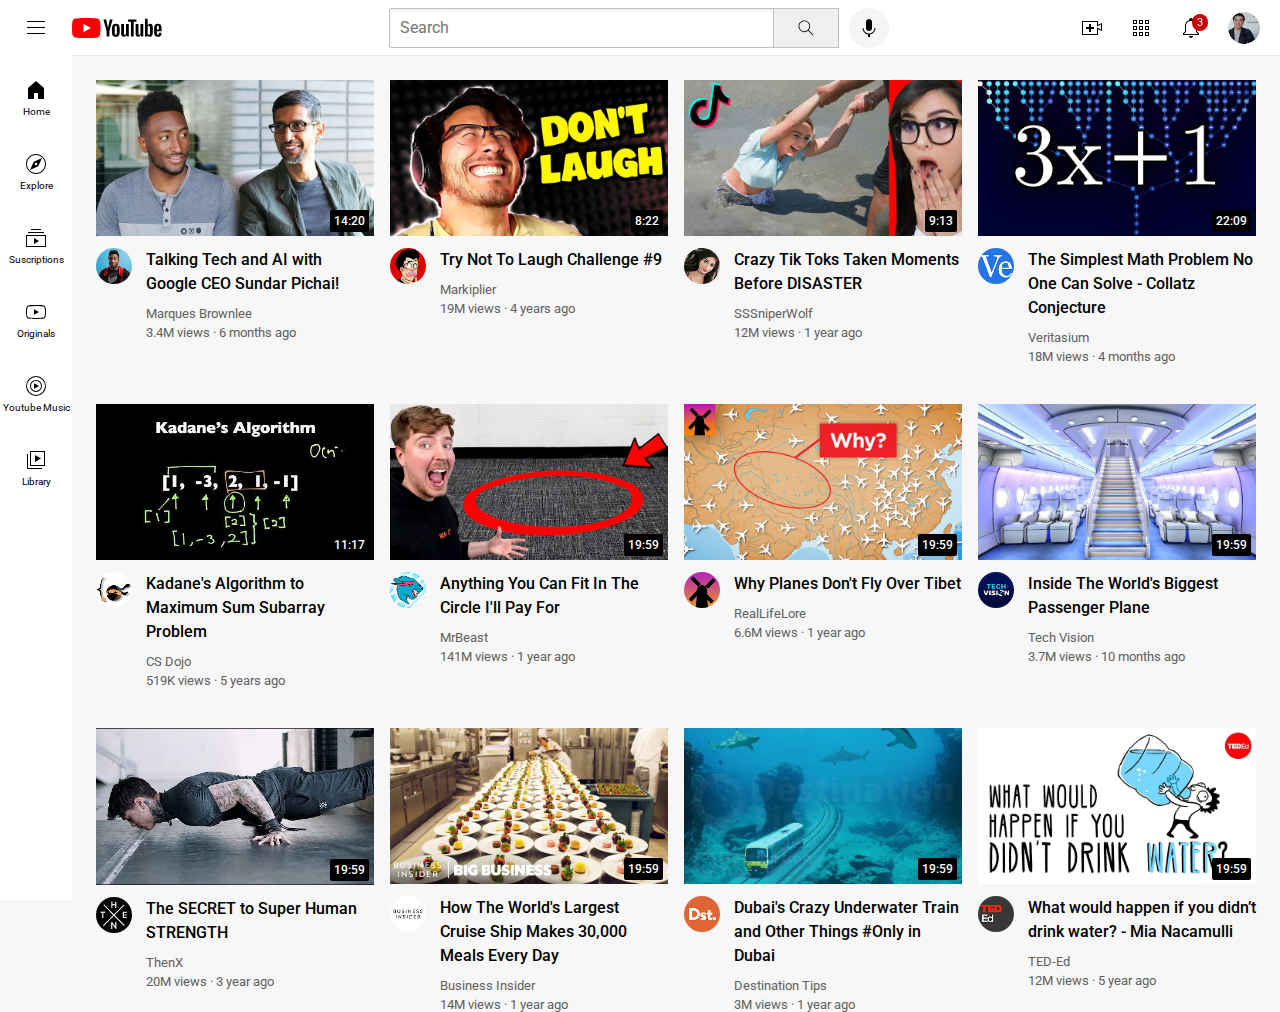
<file: index.html>
<!DOCTYPE html>
<html>

  <head>
    <title>Youtube.com Clone</title>

    <link rel="preconnect" href="https://fonts.googleapis.com">
    <link rel="preconnect" href="https://fonts.gstatic.com" crossorigin>
    <link href="https://fonts.googleapis.com/css2?family=Roboto:ital@0;1&display=swap" rel="stylesheet">

    <link rel="preconnect" href="https://fonts.googleapis.com">
    <link rel="preconnect" href="https://fonts.gstatic.com" crossorigin>
    <link href="https://fonts.googleapis.com/css2?family=Roboto:ital,wght@0,500;1,500&display=swap" rel="stylesheet">

    <link rel="preconnect" href="https://fonts.googleapis.com">
    <link rel="preconnect" href="https://fonts.gstatic.com" crossorigin>
    <link href="https://fonts.googleapis.com/css2?family=Roboto:ital,wght@0,700;1,700&display=swap" rel="stylesheet">

    <link rel="stylesheet" href="styles/general.css">
    <link rel="stylesheet" href="styles/header.css">
    <link rel="stylesheet" href="styles/video.css">
    <link rel="stylesheet" href="styles/sidebar.css">
  </head>

  <body>
    <header class="header">

      <div class="left-section">
        <img class="hamburger-menu" src="icons/hamburger-menu.svg">
        <img class="youtube-logo" src="icons/youtube-logo.svg">
      </div>

      <div class="middle-section">
      <input class="search-bar" type="text" placeholder="Search">
      <button class="search-button">
        <img class="search-icon"src="icons/search.svg">
        <div class="tooltip">Search</div>
      </button>
      <!-- Put position absolute inside position relative-->
      <button class="voice-search-button">
        <img class="voice-search-icon" src="icons/voice-search-icon.svg">
        <div class="tooltip">Search with your voice</div>
      </button>
      </div>

      <div class="right-section">
        <div class="upload-icon-container">
          <img class="upload-icon" src="icons/upload.svg">
          <div class="tooltip">Create</div>          
        </div>
        <div class="youtube-apps-icon-container">
          <img class="youtube-apps-icon" src="icons/youtube-apps.svg">
          <div class="tooltip">Youtube Apps</div>
        </div>
        <div class="notifications-icon-container">
          <img class="notifications-icon" src="icons/notifications.svg">
          <div class="notifications-count">3</div>
          <div class="tooltip">Notifications</div>
        </div>
        <img class="current-user-picture" src="channel-pictures/my-channel.jpeg">
      </div>
    </header>

    <nav class="sidebar">
      <div class="sidebar-link">
        <img src="icons/home.svg">
        <div>Home</div>
      </div>
      <div class="sidebar-link">
        <img src="icons/explore.svg">
        <div>Explore</div>
      </div>
      <div class="sidebar-link">
        <img src="icons/subscriptions.svg">
        <div>Suscriptions</div>
      </div>
      <div class="sidebar-link">
        <img src="icons/originals.svg">
        <div>Originals</div>
      </div>
      <div class="sidebar-link">
        <img src="icons/youtube-music.svg">
        <div>Youtube Music</div>
      </div>
      <div class="sidebar-link">
        <img src="icons/library.svg">
        <div>Library</div>
      </div>
    </nav>

    <main>
      <section class="video-grid">

        <div class="video-preview">
          <div class="thumbnail-row">
            <a href="https://www.youtube.com/watch?v=n2RNcPRtAiY">
            <img class="thumbnail" 
            src="thumbnails/thumbnail-1.webp"></a>
            <div class="video-time">14:20</div>
          </div>

          <div class="video-info-grid">
            <div class="channel-picture">
              <a href="https://www.youtube.com/c/mkbhd">
              <img class="profile-picture" 
              src="channel-pictures/channel-1.jpeg"></a>
            </div>
          
            <div class="video-info">
              <a href="https://www.youtube.com/watch?v=n2RNcPRtAiY">
              <p class="video-title">
                Talking Tech and AI with Google CEO Sundar Pichai!
              </p>

              <p class="video-author">
                Marques Brownlee
              </p>

              <p class="video-stats">
                3.4M views &#183; 6 months ago
              </p> </a>
            </div>
          </div>
        </div>

        <div class="video-preview">
          <div class="thumbnail-row">
            <a href="https://www.youtube.com/watch?v=mP0RAo9SKZk">
            <img class="thumbnail" 
            src="thumbnails/thumbnail-2.webp"></a>
            <div class="video-time">8:22</div>
          </div>

          <div class="video-info-grid">
            <div class="channel-picture">
              <a href="https://www.youtube.com/c/markiplier">
              <img class="profile-picture" 
              src="channel-pictures/channel-2.jpeg"></a>
            </div>
            <div class="video-info">
              <a href="https://www.youtube.com/watch?v=mP0RAo9SKZk">
              <p class="video-title">
                Try Not To Laugh Challenge #9
              </p>

              <p class="video-author">
                Markiplier
              </p>

              <p class="video-stats">
                19M views &#183; 4 years ago
              </p></a>
            </div>
          </div>
        </div>

        <div class="video-preview">
          <div class="thumbnail-row">
            <a href="https://www.youtube.com/watch?v=FgjPQQeTh1w">
            <img class="thumbnail" 
            src="thumbnails/thumbnail-3.webp"></a>
            <div class="video-time">9:13</div>
          </div>

          <div class="video-info-grid">
            <div class="channel-picture">
              <a href="https://www.youtube.com/user/SSSniperWolf">
              <img class="profile-picture" 
              src="channel-pictures/channel-3.jpeg"></a>
            </div>
            <div class="video-info">
              <a href="https://www.youtube.com/watch?v=FgjPQQeTh1w">
              <p class="video-title">
                Crazy Tik Toks Taken Moments Before DISASTER
              </p>

              <p class="video-author">
                SSSniperWolf
              </p>

              <p class="video-stats">
                12M views &#183; 1 year ago
              </p></a>
            </div>
          </div>
        </div>

        <div class="video-preview">
          <div class="thumbnail-row">
            <a href="https://www.youtube.com/watch?v=094y1Z2wpJg">
            <img class="thumbnail" 
            src="thumbnails/thumbnail-4.webp"></a>
            <div class="video-time">22:09</div>
          </div>

          <div class="video-info-grid">
            <div class="channel-picture">
              <a href="https://www.youtube.com/c/veritasium">
              <img class="profile-picture" 
              src="channel-pictures/channel-4.jpeg"></a>
            </div>
            <div class="video-info">
              <a href="https://www.youtube.com/watch?v=094y1Z2wpJg">
              <p class="video-title">    
                The Simplest Math Problem No One Can Solve - Collatz Conjecture
              </p>

              <p class="video-author">
                Veritasium
              </p>

              <p class="video-stats">
                18M views &#183; 4 months ago
              </p></a>
            </div>
          </div>
        </div>

        <div class="video-preview">
          <div class="thumbnail-row">
            <a href="https://www.youtube.com/watch?v=86CQq3pKSUw">
            <img class="thumbnail" 
            src="thumbnails/thumbnail-5.webp"></a>
            <div class="video-time">11:17</div>
          </div>

          <div class="video-info-grid">
            <div class="channel-picture">
              <a href="https://www.youtube.com/c/CSDojo">
              <img class="profile-picture" 
              src="channel-pictures/channel-5.jpeg"></a>
            </div>
            <div class="video-info">
              <a href="https://www.youtube.com/watch?v=86CQq3pKSUw">
              <p class="video-title">            
                Kadane's Algorithm to Maximum Sum Subarray Problem
              </p>

              <p class="video-author">
                CS Dojo
              </p>

              <p class="video-stats">
                519K views  &#183; 5 years ago
              </p></a>
            </div>
          </div>
        </div>

        <div class="video-preview">
          <div class="thumbnail-row">
            <a href="https://www.youtube.com/watch?v=yXWw0_UfSFg">
            <img class="thumbnail" 
            src="thumbnails/thumbnail-6.webp"></a>
            <div class="video-time">19:59</div>
          </div>

          <div class="video-info-grid">
            <div class="channel-picture">
              <a href="https://www.youtube.com/channel/UCX6OQ3DkcsbYNE6H8uQQuVA">
              <img class="profile-picture" 
              src="channel-pictures/channel-6.jpeg"></a>
            </div>
            <div class="video-info">
              <a href="https://www.youtube.com/watch?v=yXWw0_UfSFg">
              <p class="video-title">
                Anything You Can Fit In The Circle I'll Pay For
              </p>

              <p class="video-author">
                MrBeast
              </p>

              <p class="video-stats">
                141M views &#183; 1 year ago
              </p></a>
            </div>
          </div>
        </div>


        <div class="video-preview">
          <div class="thumbnail-row">
            <a href="https://www.youtube.com/watch?v=fNVa1qMbF9Y">
            <img class="thumbnail" 
            src="thumbnails/thumbnail-7.webp"></a>
            <div class="video-time">19:59</div>
          </div>

          <div class="video-info-grid">
            <div class="channel-picture">
              <a href="https://www.youtube.com/channel/UCP5tjEmvPItGyLhmjdwP7Ww">
              <img class="profile-picture" 
              src="channel-pictures/channel-7.jpeg"></a>
            </div>
            <div class="video-info">
              <a href="https://www.youtube.com/watch?v=fNVa1qMbF9Y">
              <p class="video-title">
                Why Planes Don't Fly Over Tibet
              </p>

              <p class="video-author">
                RealLifeLore
              </p>

              <p class="video-stats">
                6.6M views &#183; 1 year ago
              </p></a>
            </div>
          </div>
        </div>

        <div class="video-preview">
          <div class="thumbnail-row">
            <a href="https://www.youtube.com/watch?v=lFm4EM1juls">
            <img class="thumbnail" 
            src="thumbnails/thumbnail-8.webp"></a>
            <div class="video-time">19:59</div>
          </div>

          <div class="video-info-grid">
            <div class="channel-picture">
              <a href="https://www.youtube.com/channel/UCHAK6CyegY22Zj2GWrcaIxg">
              <img class="profile-picture" 
              src="channel-pictures/channel-8.jpeg"></a>
            </div>
            <div class="video-info">
              <a href="https://www.youtube.com/watch?v=lFm4EM1juls">
              <p class="video-title">
                Inside The World's Biggest Passenger Plane
              </p>

              <p class="video-author">
                Tech Vision
              </p>

              <p class="video-stats">
                3.7M views &#183; 10 months ago
              </p></a>
            </div>
          </div>
        </div>


        <div class="video-preview">
          <div class="thumbnail-row">
            <a href="https://www.youtube.com/watch?v=ixmxOlcrlUc">
            <img class="thumbnail" 
            src="thumbnails/thumbnail-9.webp"></a>
            <div class="video-time">19:59</div>
          </div>

          <div class="video-info-grid">
            <div class="channel-picture">
              <a href="https://www.youtube.com/c/OFFICIALTHENXSTUDIOS">
              <img class="profile-picture" 
              src="channel-pictures/channel-9.jpeg"></a>
            </div>
            <div class="video-info">
              <a href="https://www.youtube.com/watch?v=ixmxOlcrlUc">
              <p class="video-title">
                The SECRET to Super Human STRENGTH
              </p>

              <p class="video-author">
                ThenX
              </p>

              <p class="video-stats">
                20M views &#183; 3 year ago
              </p></a>
            </div>
          </div>
        </div>

        <div class="video-preview">
          <div class="thumbnail-row">
            <a href="https://www.youtube.com/watch?v=yXWw0_UfSFg">
            <img class="thumbnail" 
            src="thumbnails/thumbnail-10.webp"></a>
            <div class="video-time">19:59</div>
          </div>

          <div class="video-info-grid">
            <div class="channel-picture">
              <a href="https://www.youtube.com/channel/UCX6OQ3DkcsbYNE6H8uQQuVA">
              <img class="profile-picture" 
              src="channel-pictures/channel-10.jpeg"></a>
            </div>
            <div class="video-info">
              <a href="https://www.youtube.com/watch?v=yXWw0_UfSFg">
              <p class="video-title">
                How The World's Largest Cruise Ship Makes 30,000 Meals Every Day
              </p>

              <p class="video-author">
                Business Insider
              </p>

              <p class="video-stats">
                14M views &#183; 1 year ago
              </p></a>
            </div>
          </div>
        </div>

        <div class="video-preview">
          <div class="thumbnail-row">
            <a href="https://www.youtube.com/watch?v=0nZuYyXET3s">
            <img class="thumbnail" 
            src="thumbnails/thumbnail-11.webp"></a>
            <div class="video-time">19:59</div>
          </div>

          <div class="video-info-grid">
            <div class="channel-picture">
              <a href="https://www.youtube.com/c/Destinationtips">
              <img class="profile-picture" 
              src="channel-pictures/channel-11.jpeg"></a>
            </div>
            <div class="video-info">
              <a href="https://www.youtube.com/watch?v=0nZuYyXET3s">
              <p class="video-title">
                Dubai's Crazy Underwater Train and Other Things #Only in Dubai
              </p>

              <p class="video-author">
                Destination Tips
              </p>

              <p class="video-stats">
                3M views &#183; 1 year ago
              </p></a>
            </div>
          </div>
        </div>

        <div class="video-preview">
          <div class="thumbnail-row">
            <a href="https://www.youtube.com/watch?v=yXWw0_UfSFg">
            <img class="thumbnail" 
            src="thumbnails/thumbnail-12.webp"></a>
            <div class="video-time">19:59</div>
          </div>

          <div class="video-info-grid">
            <div class="channel-picture">
              <a href="https://www.youtube.com/teded">
              <img class="profile-picture" 
              src="channel-pictures/channel-12.jpeg"></a>
            </div>
            <div class="video-info">
              <a href="https://www.youtube.com/watch?v=9iMGFqMmUFs">
              <p class="video-title">
                What would happen if you didn’t drink water? - Mia Nacamulli
              </p>

              <p class="video-author">
                TED-Ed
              </p>

              <p class="video-stats">
                12M views &#183; 5 year ago
              </p></a>
            </div>
          </div>
        </div>


      </section>
    </main>



  </body>
</html>
</file>
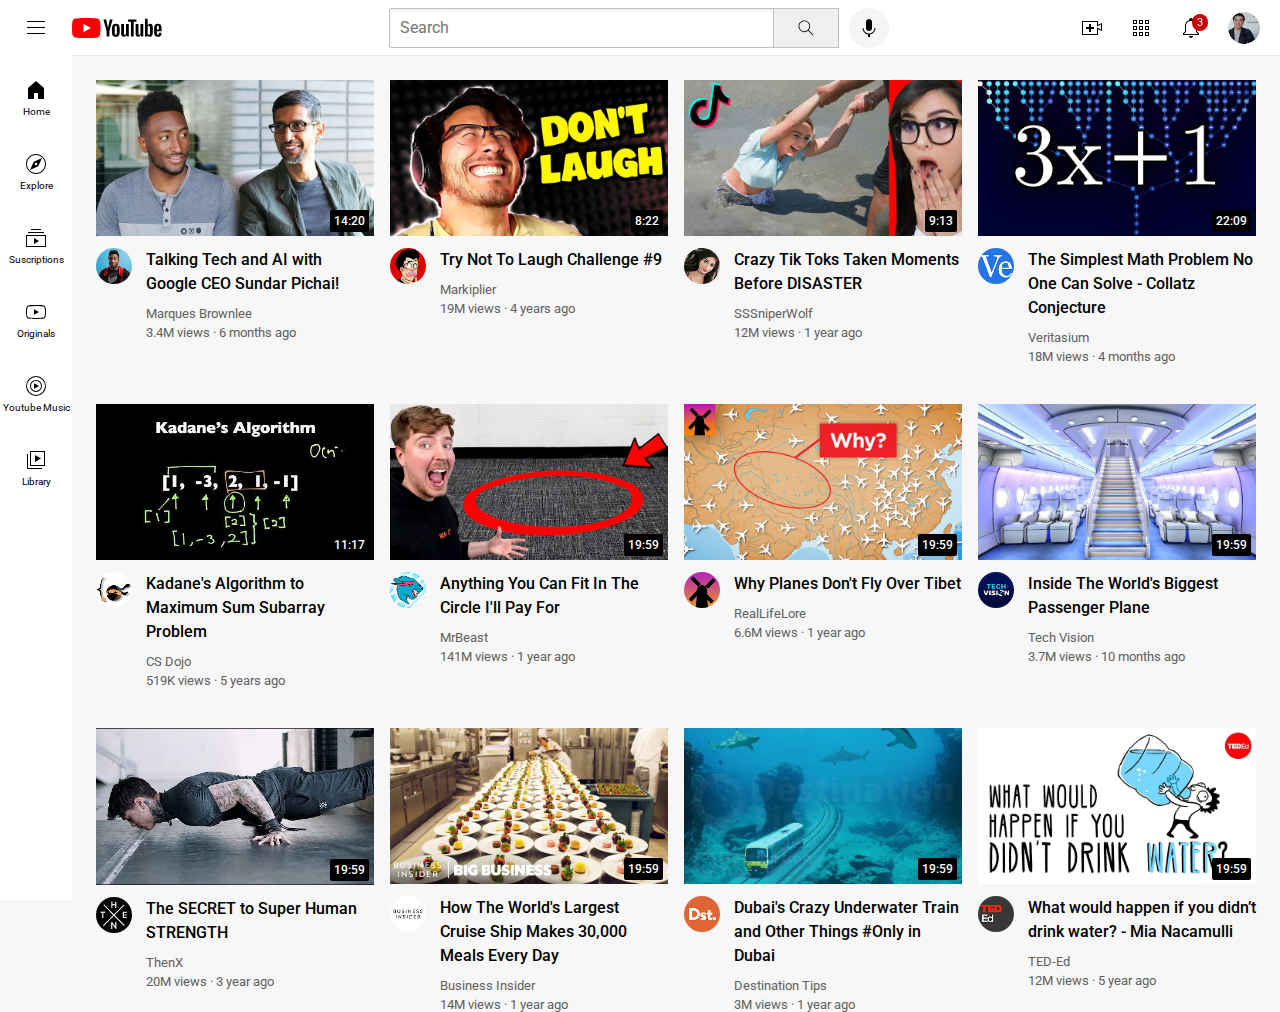
<file: youtube.html>
<!DOCTYPE html>
<html>

  <head>
    <title>Youtube.com Clone</title>

    <link rel="preconnect" href="https://fonts.googleapis.com">
    <link rel="preconnect" href="https://fonts.gstatic.com" crossorigin>
    <link href="https://fonts.googleapis.com/css2?family=Roboto:ital@0;1&display=swap" rel="stylesheet">

    <link rel="preconnect" href="https://fonts.googleapis.com">
    <link rel="preconnect" href="https://fonts.gstatic.com" crossorigin>
    <link href="https://fonts.googleapis.com/css2?family=Roboto:ital,wght@0,500;1,500&display=swap" rel="stylesheet">

    <link rel="preconnect" href="https://fonts.googleapis.com">
    <link rel="preconnect" href="https://fonts.gstatic.com" crossorigin>
    <link href="https://fonts.googleapis.com/css2?family=Roboto:ital,wght@0,700;1,700&display=swap" rel="stylesheet">

    <link rel="stylesheet" href="styles/general.css">
    <link rel="stylesheet" href="styles/header.css">
    <link rel="stylesheet" href="styles/video.css">
    <link rel="stylesheet" href="styles/sidebar.css">
  </head>

  <body>
    <header class="header">

      <div class="left-section">
        <img class="hamburger-menu" src="icons/hamburger-menu.svg">
        <img class="youtube-logo" src="icons/youtube-logo.svg">
      </div>

      <div class="middle-section">
      <input class="search-bar" type="text" placeholder="Search">
      <button class="search-button">
        <img class="search-icon"src="icons/search.svg">
        <div class="tooltip">Search</div>
      </button>
      <!-- Put position absolute inside position relative-->
      <button class="voice-search-button">
        <img class="voice-search-icon" src="icons/voice-search-icon.svg">
        <div class="tooltip">Search with your voice</div>
      </button>
      </div>

      <div class="right-section">
        <div class="upload-icon-container">
          <img class="upload-icon" src="icons/upload.svg">
          <div class="tooltip">Create</div>          
        </div>
        <div class="youtube-apps-icon-container">
          <img class="youtube-apps-icon" src="icons/youtube-apps.svg">
          <div class="tooltip">Youtube Apps</div>
        </div>
        <div class="notifications-icon-container">
          <img class="notifications-icon" src="icons/notifications.svg">
          <div class="notifications-count">3</div>
          <div class="tooltip">Notifications</div>
        </div>
        <img class="current-user-picture" src="channel-pictures/my-channel.jpeg">
      </div>
    </header>

    <nav class="sidebar">
      <div class="sidebar-link">
        <img src="icons/home.svg">
        <div>Home</div>
      </div>
      <div class="sidebar-link">
        <img src="icons/explore.svg">
        <div>Explore</div>
      </div>
      <div class="sidebar-link">
        <img src="icons/subscriptions.svg">
        <div>Suscriptions</div>
      </div>
      <div class="sidebar-link">
        <img src="icons/originals.svg">
        <div>Originals</div>
      </div>
      <div class="sidebar-link">
        <img src="icons/youtube-music.svg">
        <div>Youtube Music</div>
      </div>
      <div class="sidebar-link">
        <img src="icons/library.svg">
        <div>Library</div>
      </div>
    </nav>

    <main>
      <section class="video-grid">

        <div class="video-preview">
          <div class="thumbnail-row">
            <a href="https://www.youtube.com/watch?v=n2RNcPRtAiY">
            <img class="thumbnail" 
            src="thumbnails/thumbnail-1.webp"></a>
            <div class="video-time">14:20</div>
          </div>

          <div class="video-info-grid">
            <div class="channel-picture">
              <a href="https://www.youtube.com/c/mkbhd">
              <img class="profile-picture" 
              src="channel-pictures/channel-1.jpeg"></a>
            </div>
          
            <div class="video-info">
              <a href="https://www.youtube.com/watch?v=n2RNcPRtAiY">
              <p class="video-title">
                Talking Tech and AI with Google CEO Sundar Pichai!
              </p>

              <p class="video-author">
                Marques Brownlee
              </p>

              <p class="video-stats">
                3.4M views &#183; 6 months ago
              </p> </a>
            </div>
          </div>
        </div>

        <div class="video-preview">
          <div class="thumbnail-row">
            <a href="https://www.youtube.com/watch?v=mP0RAo9SKZk">
            <img class="thumbnail" 
            src="thumbnails/thumbnail-2.webp"></a>
            <div class="video-time">8:22</div>
          </div>

          <div class="video-info-grid">
            <div class="channel-picture">
              <a href="https://www.youtube.com/c/markiplier">
              <img class="profile-picture" 
              src="channel-pictures/channel-2.jpeg"></a>
            </div>
            <div class="video-info">
              <a href="https://www.youtube.com/watch?v=mP0RAo9SKZk">
              <p class="video-title">
                Try Not To Laugh Challenge #9
              </p>

              <p class="video-author">
                Markiplier
              </p>

              <p class="video-stats">
                19M views &#183; 4 years ago
              </p></a>
            </div>
          </div>
        </div>

        <div class="video-preview">
          <div class="thumbnail-row">
            <a href="https://www.youtube.com/watch?v=FgjPQQeTh1w">
            <img class="thumbnail" 
            src="thumbnails/thumbnail-3.webp"></a>
            <div class="video-time">9:13</div>
          </div>

          <div class="video-info-grid">
            <div class="channel-picture">
              <a href="https://www.youtube.com/user/SSSniperWolf">
              <img class="profile-picture" 
              src="channel-pictures/channel-3.jpeg"></a>
            </div>
            <div class="video-info">
              <a href="https://www.youtube.com/watch?v=FgjPQQeTh1w">
              <p class="video-title">
                Crazy Tik Toks Taken Moments Before DISASTER
              </p>

              <p class="video-author">
                SSSniperWolf
              </p>

              <p class="video-stats">
                12M views &#183; 1 year ago
              </p></a>
            </div>
          </div>
        </div>

        <div class="video-preview">
          <div class="thumbnail-row">
            <a href="https://www.youtube.com/watch?v=094y1Z2wpJg">
            <img class="thumbnail" 
            src="thumbnails/thumbnail-4.webp"></a>
            <div class="video-time">22:09</div>
          </div>

          <div class="video-info-grid">
            <div class="channel-picture">
              <a href="https://www.youtube.com/c/veritasium">
              <img class="profile-picture" 
              src="channel-pictures/channel-4.jpeg"></a>
            </div>
            <div class="video-info">
              <a href="https://www.youtube.com/watch?v=094y1Z2wpJg">
              <p class="video-title">    
                The Simplest Math Problem No One Can Solve - Collatz Conjecture
              </p>

              <p class="video-author">
                Veritasium
              </p>

              <p class="video-stats">
                18M views &#183; 4 months ago
              </p></a>
            </div>
          </div>
        </div>

        <div class="video-preview">
          <div class="thumbnail-row">
            <a href="https://www.youtube.com/watch?v=86CQq3pKSUw">
            <img class="thumbnail" 
            src="thumbnails/thumbnail-5.webp"></a>
            <div class="video-time">11:17</div>
          </div>

          <div class="video-info-grid">
            <div class="channel-picture">
              <a href="https://www.youtube.com/c/CSDojo">
              <img class="profile-picture" 
              src="channel-pictures/channel-5.jpeg"></a>
            </div>
            <div class="video-info">
              <a href="https://www.youtube.com/watch?v=86CQq3pKSUw">
              <p class="video-title">            
                Kadane's Algorithm to Maximum Sum Subarray Problem
              </p>

              <p class="video-author">
                CS Dojo
              </p>

              <p class="video-stats">
                519K views  &#183; 5 years ago
              </p></a>
            </div>
          </div>
        </div>

        <div class="video-preview">
          <div class="thumbnail-row">
            <a href="https://www.youtube.com/watch?v=yXWw0_UfSFg">
            <img class="thumbnail" 
            src="thumbnails/thumbnail-6.webp"></a>
            <div class="video-time">19:59</div>
          </div>

          <div class="video-info-grid">
            <div class="channel-picture">
              <a href="https://www.youtube.com/channel/UCX6OQ3DkcsbYNE6H8uQQuVA">
              <img class="profile-picture" 
              src="channel-pictures/channel-6.jpeg"></a>
            </div>
            <div class="video-info">
              <a href="https://www.youtube.com/watch?v=yXWw0_UfSFg">
              <p class="video-title">
                Anything You Can Fit In The Circle I'll Pay For
              </p>

              <p class="video-author">
                MrBeast
              </p>

              <p class="video-stats">
                141M views &#183; 1 year ago
              </p></a>
            </div>
          </div>
        </div>


        <div class="video-preview">
          <div class="thumbnail-row">
            <a href="https://www.youtube.com/watch?v=fNVa1qMbF9Y">
            <img class="thumbnail" 
            src="thumbnails/thumbnail-7.webp"></a>
            <div class="video-time">19:59</div>
          </div>

          <div class="video-info-grid">
            <div class="channel-picture">
              <a href="https://www.youtube.com/channel/UCP5tjEmvPItGyLhmjdwP7Ww">
              <img class="profile-picture" 
              src="channel-pictures/channel-7.jpeg"></a>
            </div>
            <div class="video-info">
              <a href="https://www.youtube.com/watch?v=fNVa1qMbF9Y">
              <p class="video-title">
                Why Planes Don't Fly Over Tibet
              </p>

              <p class="video-author">
                RealLifeLore
              </p>

              <p class="video-stats">
                6.6M views &#183; 1 year ago
              </p></a>
            </div>
          </div>
        </div>

        <div class="video-preview">
          <div class="thumbnail-row">
            <a href="https://www.youtube.com/watch?v=lFm4EM1juls">
            <img class="thumbnail" 
            src="thumbnails/thumbnail-8.webp"></a>
            <div class="video-time">19:59</div>
          </div>

          <div class="video-info-grid">
            <div class="channel-picture">
              <a href="https://www.youtube.com/channel/UCHAK6CyegY22Zj2GWrcaIxg">
              <img class="profile-picture" 
              src="channel-pictures/channel-8.jpeg"></a>
            </div>
            <div class="video-info">
              <a href="https://www.youtube.com/watch?v=lFm4EM1juls">
              <p class="video-title">
                Inside The World's Biggest Passenger Plane
              </p>

              <p class="video-author">
                Tech Vision
              </p>

              <p class="video-stats">
                3.7M views &#183; 10 months ago
              </p></a>
            </div>
          </div>
        </div>


        <div class="video-preview">
          <div class="thumbnail-row">
            <a href="https://www.youtube.com/watch?v=ixmxOlcrlUc">
            <img class="thumbnail" 
            src="thumbnails/thumbnail-9.webp"></a>
            <div class="video-time">19:59</div>
          </div>

          <div class="video-info-grid">
            <div class="channel-picture">
              <a href="https://www.youtube.com/c/OFFICIALTHENXSTUDIOS">
              <img class="profile-picture" 
              src="channel-pictures/channel-9.jpeg"></a>
            </div>
            <div class="video-info">
              <a href="https://www.youtube.com/watch?v=ixmxOlcrlUc">
              <p class="video-title">
                The SECRET to Super Human STRENGTH
              </p>

              <p class="video-author">
                ThenX
              </p>

              <p class="video-stats">
                20M views &#183; 3 year ago
              </p></a>
            </div>
          </div>
        </div>

        <div class="video-preview">
          <div class="thumbnail-row">
            <a href="https://www.youtube.com/watch?v=yXWw0_UfSFg">
            <img class="thumbnail" 
            src="thumbnails/thumbnail-10.webp"></a>
            <div class="video-time">19:59</div>
          </div>

          <div class="video-info-grid">
            <div class="channel-picture">
              <a href="https://www.youtube.com/channel/UCX6OQ3DkcsbYNE6H8uQQuVA">
              <img class="profile-picture" 
              src="channel-pictures/channel-10.jpeg"></a>
            </div>
            <div class="video-info">
              <a href="https://www.youtube.com/watch?v=yXWw0_UfSFg">
              <p class="video-title">
                How The World's Largest Cruise Ship Makes 30,000 Meals Every Day
              </p>

              <p class="video-author">
                Business Insider
              </p>

              <p class="video-stats">
                14M views &#183; 1 year ago
              </p></a>
            </div>
          </div>
        </div>

        <div class="video-preview">
          <div class="thumbnail-row">
            <a href="https://www.youtube.com/watch?v=0nZuYyXET3s">
            <img class="thumbnail" 
            src="thumbnails/thumbnail-11.webp"></a>
            <div class="video-time">19:59</div>
          </div>

          <div class="video-info-grid">
            <div class="channel-picture">
              <a href="https://www.youtube.com/c/Destinationtips">
              <img class="profile-picture" 
              src="channel-pictures/channel-11.jpeg"></a>
            </div>
            <div class="video-info">
              <a href="https://www.youtube.com/watch?v=0nZuYyXET3s">
              <p class="video-title">
                Dubai's Crazy Underwater Train and Other Things #Only in Dubai
              </p>

              <p class="video-author">
                Destination Tips
              </p>

              <p class="video-stats">
                3M views &#183; 1 year ago
              </p></a>
            </div>
          </div>
        </div>

        <div class="video-preview">
          <div class="thumbnail-row">
            <a href="https://www.youtube.com/watch?v=yXWw0_UfSFg">
            <img class="thumbnail" 
            src="thumbnails/thumbnail-12.webp"></a>
            <div class="video-time">19:59</div>
          </div>

          <div class="video-info-grid">
            <div class="channel-picture">
              <a href="https://www.youtube.com/teded">
              <img class="profile-picture" 
              src="channel-pictures/channel-12.jpeg"></a>
            </div>
            <div class="video-info">
              <a href="https://www.youtube.com/watch?v=9iMGFqMmUFs">
              <p class="video-title">
                What would happen if you didn’t drink water? - Mia Nacamulli
              </p>

              <p class="video-author">
                TED-Ed
              </p>

              <p class="video-stats">
                12M views &#183; 5 year ago
              </p></a>
            </div>
          </div>
        </div>


      </section>
    </main>



  </body>
</html>
</file>
<file: styles/general.css>
p {
    font-family: roboto, Arial;
    margin-top: 0px;
    margin-bottom: 0px;
  }

  body {
    /* This stle below will be inherited*/
    margin: 0;
    padding-top: 80px;
    padding-left: 96px;
    padding-right: 24px;
    background-color: rgb(247, 247, 247);
    text-decoration: none;
  }

  a {
  text-decoration: none; /* Remove the underline */
  color: inherit;        /* It makes it inherit the text color from the parent. */
}
</file>
<file: styles/header.css>
.header {
  height: 55px;

  display: flex;
  flex-direction: row;
  justify-content:space-between;

  position: fixed;
  top: 0;
  left: 0;
  right: 0;
  background-color: white;
  border-bottom-width: 1px;
  border-bottom-style: solid;
  border-bottom-color: rgb(230, 228, 228);
  z-index: 100;
}

.left-section {
  align-items: center;
  display: flex;
}

.hamburger-menu {
  height: 24px;
  margin-left: 24px;
  margin-right: 24px;
}

.youtube-logo {
  height: 20px;
}

.middle-section {
  flex: 1;
  margin-left: 70px;
  margin-right: 35px;
  max-width: 500px;
  display: flex;
  align-items: center;
}

.search-bar {
  flex:1;
  height: 36px;
  padding-left: 10px;
  font-size: 16px;
  border-width: 1px;
  border-style: solid;
  border-color: rgb(192, 192, 192);
  border: 1px solid rgb(192, 192, 192);
  border-radius: 2px;
  box-shadow: inset 1px 2px 3px rgba(0,0,0,0.05);
  width: 0;
}

.search-bar::placeholder {
  font-family: Roboto, Arial;
  font-size: 16px;
}
.search-button {
  height: 40px;
  width: 66px;
  background-color: rgb(240, 240, 240);
  border-width: 1px;
  border-style: solid;
  border-color: rgb(192, 192, 192);
  margin-left: -1px;
  margin-right: 10px;

  position: relative;
}

.search-button,
.voice-search-button,
.upload-icon-container,
.youtube-apps-icon-container,
.notifications-icon-container {
  display: flex;
  justify-content: center;
  align-items: center;
  position:relative;
  cursor: pointer;
}

.search-button .tooltip,
.voice-search-button .tooltip, 
.upload-icon-container .tooltip,
.youtube-apps-icon-container .tooltip,
.notifications-icon-container .tooltip {
  font-family: Roboto,Arial;
  position: absolute;
  background-color: gray;
  color: white;
  padding-top: 4px;
  padding-bottom: 4px;
  padding-left: 8px;
  padding-right: 8px;
  border-radius: 2px;
  font-size: 12px;
  bottom: -30px;
  opacity: 0;
  transition: opacity 0.15s;
  pointer-events: none;
  white-space: nowrap;
}

.search-button:hover .tooltip,
.voice-search-button:hover .tooltip,
.upload-icon-container:hover .tooltip,
.youtube-apps-icon-container:hover .tooltip,
.notifications-icon-container:hover .tooltip {
  opacity: 1;
}
.search-icon {
  height: 20px;
}

.voice-search-button {
  height: 40px;
  width: 40px;
  border-radius: 20px;
  border: none;
  background-color: rgb(245, 245, 245);
}

.voice-search-icon {
  height: 24px;
}

.right-section {
  width: 180px;
  margin-right: 20px;
  display: flex;
  align-items: center;
  justify-content: space-between;
  flex-shrink: 0;
}

.upload-icon {
  height: 24px;
}

.youtube-apps-icon {
  height: 24px;
}

.notifications-icon {
  height: 24px;
}

.notifications-icon-container {
  position: relative;
}

.notifications-count {
  position: absolute;
  top: -2px;
  right: -5px;
  background-color: rgb(201, 0, 0);
  color: white;
  font-family: Roboto,Arial;
  font-size: 11px;
  padding-left: 5px;
  padding-right: 5px;
  padding-top: 2px;
  padding-bottom: 2px;
  border-radius: 10px;
}

.current-user-picture {
  height: 32px;
  border-radius: 16px;
}
</file>
<file: styles/video.css>
.thumbnail {
    width: 100%;
  }

  .video-table {
    width: 300px;
  }

  .video-title {
    margin-top: 0px;
    font-size: 14px;
    font-weight: 500;
    line-height: 20px;
    margin-bottom: 10px;
  }

   @media (min-width: 1000px) {
    .video-title {
      margin-top: 0px;
      font-size: 16px;
      font-weight: 500;
      line-height: 24px;
      margin-bottom: 10px;
    }

  .video-author,
  .video-stats  {
    font-size: 14px;
    color: rgb(96, 96, 96);
  }
  }

  .video-info-grid {
    display: grid;
    grid-template-columns: 50px 1fr;
  }

  .profile-picture {
    width: 36px;
    border-radius: 50px;
  }

  .thumbnail-row {
    margin-bottom: 8px;
    position: relative;
  }

  .video-author,
  .video-stats  {
    font-size: 13px;
    color: rgb(96, 96, 96);
  }

  .video-author {
    margin-bottom: 4px;
  }

  .video-grid {
    display: grid;
    grid-template-columns: 1fr 1fr 1fr;
    column-gap: 16px;
    row-gap: 40px;
  }

  @media (max-width: 750px) {
    .video-grid {
      grid-template-columns: 1fr 1fr;
    }
  }

  @media (min-width: 751px) and (max-width: 999px) {
    .video-grid {
      grid-template-columns: 1fr 1fr 1fr;
    }    
  }

  @media (min-width: 1000px) {
    .video-grid {
      grid-template-columns: 1fr 1fr 1fr 1fr;
    }
  }
  .video-time {
    font-family: Roboto,Arial;
    font-size: 12px;
    font-weight: 500;
    padding: 4px;
    border-radius: 2px;
    background-color: black;
    color: white;
    position: absolute;
    bottom: 8px;
    right: 5px;
  }
</file>
<file: styles/sidebar.css>
.sidebar {
  position: fixed;
  left:0;
  bottom:0;
  top:55px;
  background-color: white;
  width: 72px;
  z-index: 200;
  padding-top: 5px;
}

.sidebar-link {
  height: 74px;
  display: flex;
  justify-content: center;
  align-items: center;
  flex-direction: column;
  cursor: pointer;
}

.sidebar-link:hover {
  background-color: rgb(231, 231, 231);
}

.sidebar-link img {
  height: 24px;
  margin-bottom: 4px;
}

.sidebar-link div {
  font-family: Roboto, Arial;
  font-size: 10px;
}
</file>
